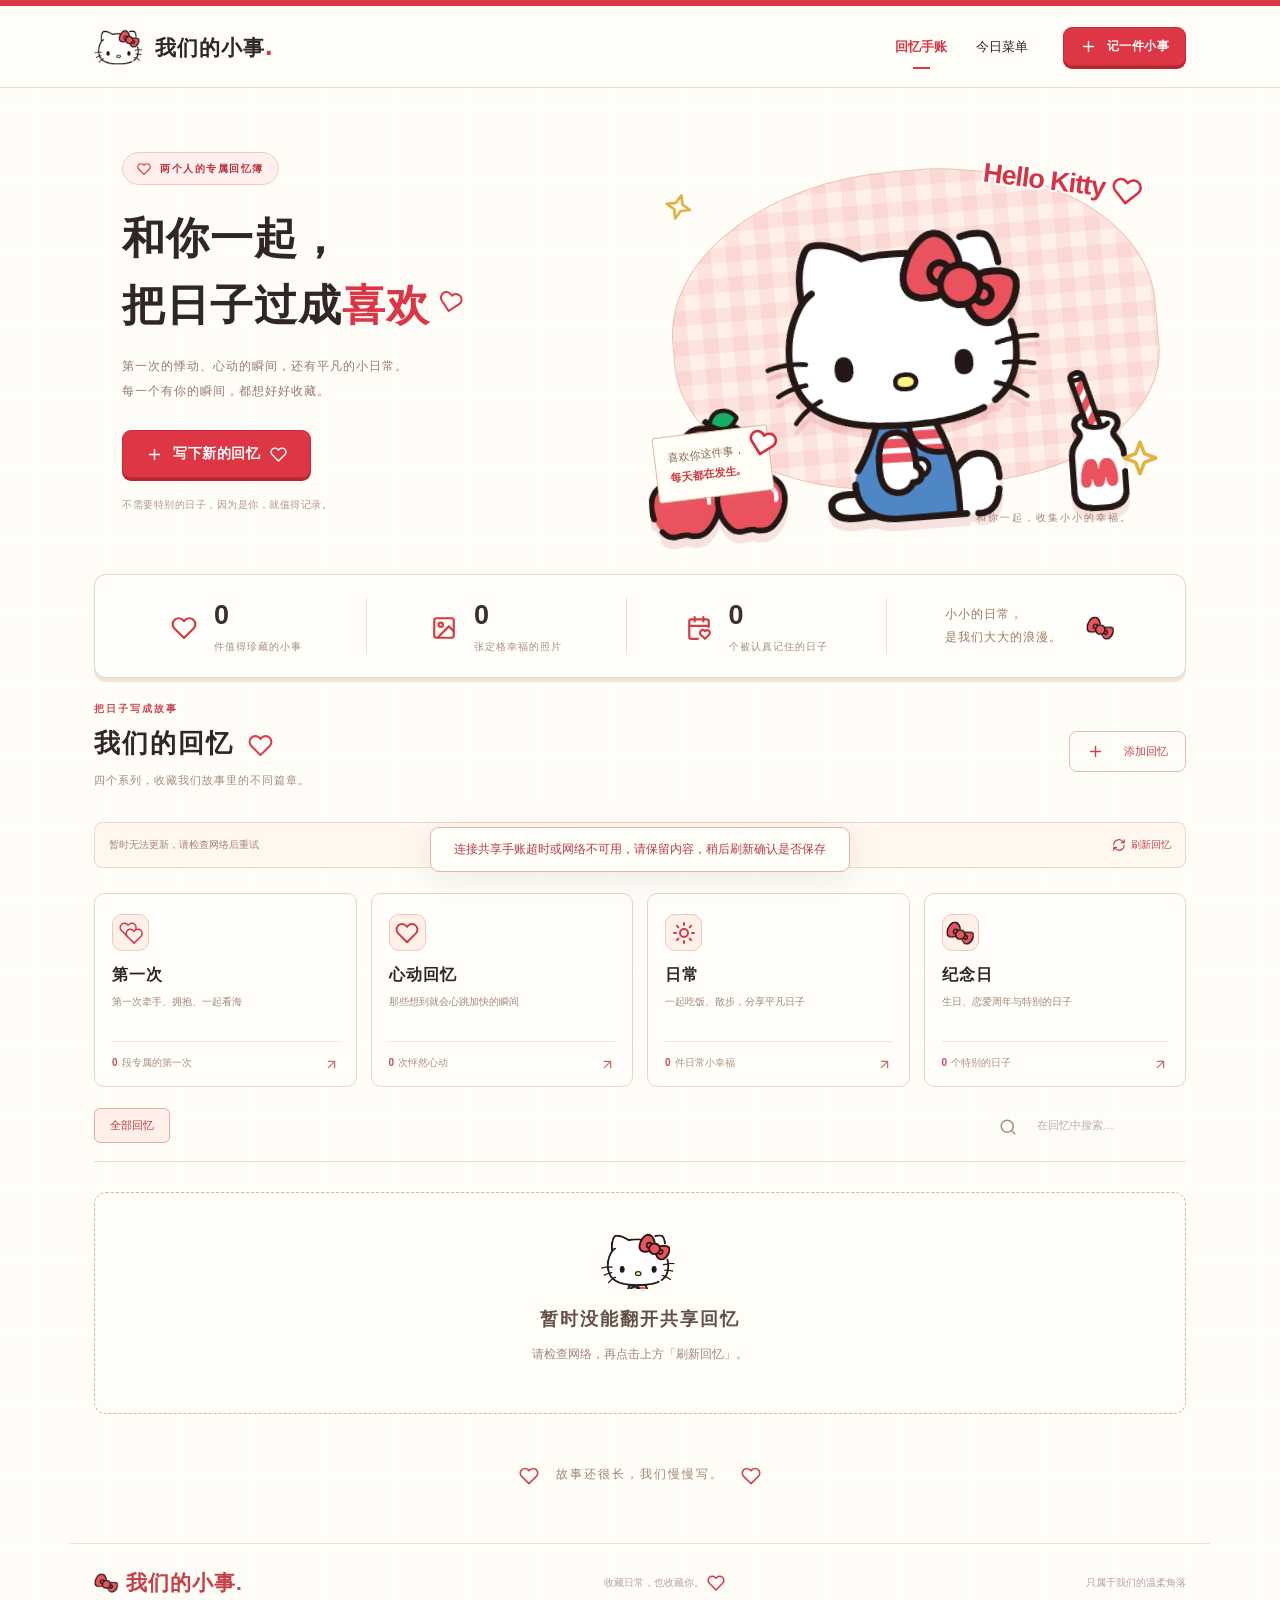
<file: index.html>
<!doctype html>
<html lang="zh-CN">
<head><meta charset="UTF-8"><meta name="viewport" content="width=device-width,initial-scale=1"><meta name="theme-color" content="#fffdf8"><title>我们的小事 · 恋爱手账</title><link rel="icon" href="favicon.ico?v=kitty-20261028-1" sizes="any"><link rel="icon" type="image/png" sizes="64x64" href="favicon.png?v=kitty-20261028-1"><link rel="apple-touch-icon" sizes="180x180" href="apple-touch-icon.png?v=kitty-20261028-1"><link rel="stylesheet" href="style.css?v=heart-20261028-2"><link rel="preload" as="image" href="entrance-art/kitty-classic.png?v=polish-20261028-1"><link rel="preload" as="image" href="entrance-art/kitty-melody.png?v=polish-20261028-1"><link rel="preload" as="image" href="entrance-art/kitty-hibiscus.png?v=polish-20261028-1"><link rel="preload" as="image" href="entrance-art/kitty-hula.png?v=polish-20261028-1"><link rel="preload" as="image" href="entrance-art/kitty-teddy.png?v=polish-20261028-1"><link rel="preload" as="image" href="entrance-art/kitty-parasol.png?v=polish-20261028-1"><link rel="preload" as="image" href="entrance-art/kitty-surf.png?v=polish-20261028-1"><link rel="preload" as="image" href="entrance-art/kitty-leap.png?v=polish-20261028-1"><link rel="preload" as="image" href="entrance-art/kitty-flower.png?v=polish-20261028-1"><link rel="preload" as="image" href="entrance-art/kitty-summer.png?v=polish-20261028-1"><link rel="preload" as="image" href="entrance-art/kitty-fan.png?v=polish-20261028-1"><link rel="preload" as="image" href="entrance-art/kitty-friends.png?v=polish-20261028-1"><link rel="preconnect" href="https://our-little-moments-api.netlify.app"><link rel="preconnect" href="https://raw.githubusercontent.com"></head>
<body>
<svg class="svg-defs" xmlns="http://www.w3.org/2000/svg"><defs><symbol id="kitty" viewBox="240 0 550 367"><image href="hello-kitty.png" width="1004" height="560"/></symbol><symbol id="icon-heart" viewBox="0 0 24 24"><path d="M20.84 4.61a5.5 5.5 0 0 0-7.78 0L12 5.67l-1.06-1.06a5.5 5.5 0 0 0-7.78 7.78L12 21.23l8.84-8.84a5.5 5.5 0 0 0 0-7.78Z"/></symbol><symbol id="icon-sun" viewBox="0 0 24 24"><circle cx="12" cy="12" r="4"/><path d="M12 2v2m0 16v2M2 12h2m16 0h2M4.93 4.93l1.42 1.42m11.3 11.3 1.42 1.42M4.93 19.07l1.42-1.42m11.3-11.3 1.42-1.42"/></symbol><symbol id="icon-image" viewBox="0 0 24 24"><rect width="18" height="18" x="3" y="3" rx="2"/><circle cx="9" cy="9" r="2"/><path d="m21 15-4.5-4.5L6 21"/></symbol><symbol id="icon-calendar-heart" viewBox="0 0 24 24"><path d="M8 2v4m8-4v4M3 10h18m-10 12H5a2 2 0 0 1-2-2V6a2 2 0 0 1 2-2h14a2 2 0 0 1 2 2v5"/><path d="M21.29 14.7a2.5 2.5 0 0 0-3.54 0l-.25.25-.25-.25a2.5 2.5 0 0 0-3.54 3.54L17.5 22l3.79-3.76a2.5 2.5 0 0 0 0-3.54Z"/></symbol><symbol id="icon-plus" viewBox="0 0 24 24"><path d="M12 5v14M5 12h14"/></symbol><symbol id="icon-search" viewBox="0 0 24 24"><circle cx="11" cy="11" r="8"/><path d="m21 21-4.3-4.3"/></symbol><symbol id="icon-refresh" viewBox="0 0 24 24"><path d="M3 12a9 9 0 0 1 15.36-6.36L21 8M21 3v5h-5M21 12a9 9 0 0 1-15.36 6.36L3 16M3 21v-5h5"/></symbol><symbol id="icon-x" viewBox="0 0 24 24"><path d="m18 6-12 12M6 6l12 12"/></symbol><symbol id="icon-map-pin" viewBox="0 0 24 24"><path d="M20 10c0 5-8 12-8 12S4 15 4 10a8 8 0 1 1 16 0Z"/><circle cx="12" cy="10" r="3"/></symbol><symbol id="icon-arrow-up-right" viewBox="0 0 24 24"><path d="M7 17 17 7M7 7h10v10"/></symbol><symbol id="icon-sparkles" viewBox="0 0 24 24"><path d="m12 3 2.5 6.5L21 12l-6.5 2.5L12 21l-2.5-6.5L3 12l6.5-2.5L12 3Z"/></symbol><symbol id="icon-hearts" viewBox="0 0 24 24"><g transform="translate(0 0) scale(.76)"><path d="M20.84 4.61a5.5 5.5 0 0 0-7.78 0L12 5.67l-1.06-1.06a5.5 5.5 0 0 0-7.78 7.78L12 21.23l8.84-8.84a5.5 5.5 0 0 0 0-7.78Z"/></g><g transform="translate(6 6) scale(.76)" class="heart-front"><path d="M20.84 4.61a5.5 5.5 0 0 0-7.78 0L12 5.67l-1.06-1.06a5.5 5.5 0 0 0-7.78 7.78L12 21.23l8.84-8.84a5.5 5.5 0 0 0 0-7.78Z"/></g></symbol><symbol id="icon-utensils" viewBox="0 0 24 24"><path d="M4 3v5a3 3 0 0 0 6 0V3M7 3v18M20 21V3c-4 0-5 5-5 8h5"/></symbol><symbol id="icon-drink" viewBox="0 0 24 24"><path d="M5 7h14l-2 14H7L5 7Zm7 0V3l5-2M6 12h12"/></symbol><symbol id="icon-minus" viewBox="0 0 24 24"><path d="M5 12h14"/></symbol><symbol id="icon-star" viewBox="0 0 24 24"><path d="m12 3 2.78 5.64 6.22.91-4.5 4.38 1.06 6.2L12 17.2l-5.56 2.93 1.06-6.2L3 9.55l6.22-.91L12 3Z"/></symbol></defs></svg>
<header class="topbar"><a href="#" class="brand"><svg viewBox="0 0 264 187" aria-hidden="true"><image href="kitty-head.png" width="264" height="187"/></svg><span>我们的小事<span class="brand-dot">.</span></span></a><nav><a class="nav-active" href="#memories" data-page-link="memories">回忆手账</a><a href="#menu" data-page-link="menu">今日菜单</a></nav><button class="primary small" id="top-add"><svg class="icon " aria-hidden="true" focusable="false"><use href="#icon-plus"/></svg> 记一件小事</button></header>
<main><div id="memories-page">
<section class="hero"><div class="hero-copy"><div class="eyebrow"><span class="mini-bow"><svg class="icon " aria-hidden="true" focusable="false"><use href="#icon-heart"/></svg></span> 两个人的专属回忆簿</div><h1>和你一起，<br>把日子过成<span class="pink">喜欢</span><span class="title-flower"><svg class="icon " aria-hidden="true" focusable="false"><use href="#icon-heart"/></svg></span></h1><p>第一次的悸动、心动的瞬间，还有平凡的小日常。<br>每一个有你的瞬间，都想好好收藏。</p><button id="hero-add" class="primary"><svg class="icon " aria-hidden="true" focusable="false"><use href="#icon-plus"/></svg> 写下新的回忆 <span><svg class="icon " aria-hidden="true" focusable="false"><use href="#icon-heart"/></svg></span></button><div class="hero-note">不需要特别的日子，因为是你，就值得记录。</div></div><div class="hero-art" aria-hidden="true"><div class="kitty-checker"></div><span class="kitty-label">Hello Kitty <span><svg class="icon " aria-hidden="true" focusable="false"><use href="#icon-heart"/></svg></span></span><span class="kitty-star star-left"><svg class="icon " aria-hidden="true" focusable="false"><use href="#icon-sparkles"/></svg></span><img class="classic-kitty" src="hello-kitty.png" alt=""><span class="kitty-star star-right"><svg class="icon " aria-hidden="true" focusable="false"><use href="#icon-sparkles"/></svg></span><div class="kitty-note">喜欢你这件事，<br><b>每天都在发生。</b><span><svg class="icon " aria-hidden="true" focusable="false"><use href="#icon-heart"/></svg></span></div><span class="kitty-caption">和你一起，收集小小的幸福。</span></div></section>
<section class="stats" aria-label="手账统计"><div><span class="stat-icon"><svg class="icon " aria-hidden="true" focusable="false"><use href="#icon-heart"/></svg></span><div><strong id="memory-count">0</strong><span>件值得珍藏的小事</span></div></div><div><span class="stat-icon"><svg class="icon " aria-hidden="true" focusable="false"><use href="#icon-image"/></svg></span><div><strong id="photo-count">0</strong><span>张定格幸福的照片</span></div></div><div><span class="stat-icon"><svg class="icon " aria-hidden="true" focusable="false"><use href="#icon-calendar-heart"/></svg></span><div><strong id="day-count">0</strong><span>个被认真记住的日子</span></div></div><div class="stat-message">小小的日常，<br>是我们大大的浪漫。<span><img class="bow-icon" src="kitty-bow.png" alt="" aria-hidden="true"></span></div></section>
<section id="love-days" class="love-days" aria-label="我们的纪念日" hidden></section>
<section id="memories" class="memory-section"><div class="section-heading"><div><div class="eyebrow">把日子写成故事</div><h2><span id="series-title">我们的回忆</span><span><svg class="icon " aria-hidden="true" focusable="false"><use href="#icon-heart"/></svg></span></h2><p id="series-description">四个系列，收藏我们故事里的不同篇章。</p></div><button id="section-add" class="outline"><svg class="icon " aria-hidden="true" focusable="false"><use href="#icon-plus"/></svg> 添加回忆</button></div><div class="shared-bar"><span id="sync-status" role="status">正在翻开我们的共享回忆…</span><div><button id="sync-refresh" type="button"><svg class="icon " aria-hidden="true" focusable="false"><use href="#icon-refresh"/></svg> 刷新回忆</button></div></div><div id="local-migration" hidden><span id="local-migration-note"></span><button id="publish-local" type="button">发布本机回忆</button></div><div class="filters series-grid" role="group" aria-label="回忆系列">
<button class="series-card" data-filter="第一次" aria-pressed="false"><span class="series-icon"><svg class="icon " aria-hidden="true" focusable="false"><use href="#icon-hearts"/></svg></span><span class="series-name">第一次</span><span class="series-detail">第一次牵手、拥抱、一起看海</span><span class="series-total"><b data-series-count="第一次">0</b> 段专属的第一次 <span><svg class="icon " aria-hidden="true" focusable="false"><use href="#icon-arrow-up-right"/></svg></span></span></button>
<button class="series-card" data-filter="心动回忆" aria-pressed="false"><span class="series-icon"><svg class="icon " aria-hidden="true" focusable="false"><use href="#icon-heart"/></svg></span><span class="series-name">心动回忆</span><span class="series-detail">那些想到就会心跳加快的瞬间</span><span class="series-total"><b data-series-count="心动回忆">0</b> 次怦然心动 <span><svg class="icon " aria-hidden="true" focusable="false"><use href="#icon-arrow-up-right"/></svg></span></span></button>
<button class="series-card" data-filter="日常" aria-pressed="false"><span class="series-icon"><svg class="icon " aria-hidden="true" focusable="false"><use href="#icon-sun"/></svg></span><span class="series-name">日常</span><span class="series-detail">一起吃饭、散步，分享平凡日子</span><span class="series-total"><b data-series-count="日常">0</b> 件日常小幸福 <span><svg class="icon " aria-hidden="true" focusable="false"><use href="#icon-arrow-up-right"/></svg></span></span></button>
<button class="series-card" data-filter="纪念日" aria-pressed="false"><span class="series-icon"><img class="bow-icon" src="kitty-bow.png" alt="" aria-hidden="true"></span><span class="series-name">纪念日</span><span class="series-detail">生日、恋爱周年与特别的日子</span><span class="series-total"><b data-series-count="纪念日">0</b> 个特别的日子 <span><svg class="icon " aria-hidden="true" focusable="false"><use href="#icon-arrow-up-right"/></svg></span></span></button>
</div><div class="filter-bar"><button class="all-series active" data-filter="全部" aria-pressed="true">全部回忆</button><label class="search"><span><svg class="icon " aria-hidden="true" focusable="false"><use href="#icon-search"/></svg></span><input id="search" placeholder="在回忆中搜索…" aria-label="搜索回忆"></label></div><div id="memory-list"></div><div class="bottom-note"><span><svg class="icon " aria-hidden="true" focusable="false"><use href="#icon-heart"/></svg></span> 故事还很长，我们慢慢写。<span><svg class="icon " aria-hidden="true" focusable="false"><use href="#icon-heart"/></svg></span></div></section>
</div>
<section id="menu-page" class="menu-page" aria-labelledby="menu-heading" hidden>
<div class="menu-intro"><div><span class="eyebrow">只接待最喜欢的你</span><h1 id="menu-heading">今天，想吃点<span class="pink">什么？</span></h1><p>你负责点菜，我们一起把这一顿安排好。</p></div><div class="menu-mascot" aria-hidden="true"><svg><use href="#kitty"/></svg><span>我们的小餐厅</span></div></div>
<div class="menu-page-bar" id="menu-page-bar"><div class="menu-tabs" role="group" aria-label="菜单页面"><button type="button" data-menu-view="choose" aria-pressed="true">开始点菜</button><button type="button" data-menu-view="orders" aria-pressed="false">点单记录 <span id="order-pending-count">0</span></button><button type="button" data-menu-view="ranking" aria-pressed="false">心头好榜</button></div><button type="button" id="menu-refresh" class="text-button">刷新菜单</button></div>
<p id="menu-sync" class="menu-sync" role="status"></p>
<div id="menu-choose"><div class="dining-modes" role="group" aria-label="这顿怎么吃"><button type="button" data-dining-mode="home" aria-pressed="true"><svg class="icon" aria-hidden="true"><use href="#icon-utensils"/></svg><span>在家吃<small>从我们的菜谱里选</small></span></button><button type="button" data-dining-mode="outside" aria-pressed="false"><svg class="icon" aria-hidden="true"><use href="#icon-map-pin"/></svg><span>外出吃<small>把想去的餐厅告诉你</small></span></button></div>
<div id="home-dining" class="menu-layout"><div class="dish-area"><div class="menu-section-title"><h2>我们的菜单</h2><div><button type="button" class="text-button" id="dish-manage" aria-pressed="false">管理菜谱</button><button type="button" class="outline small" id="dish-add">添加菜品</button></div></div><div id="dish-categories" class="dish-categories" role="group" aria-label="菜品分类"></div><div id="dish-list" class="dish-list"></div></div>
<aside class="menu-cart" id="menu-cart" aria-labelledby="cart-heading"><div class="cart-heading"><h2 id="cart-heading">这顿想吃</h2><button type="button" class="icon-btn cart-close" id="cart-close" aria-label="收起已选菜单"><svg class="icon" aria-hidden="true"><use href="#icon-x"/></svg></button></div><div id="cart-items"></div><form id="home-order-form"><label>谁来点单<input id="home-who" maxlength="30" required placeholder="你的名字或昵称" autocomplete="nickname"></label><label>口味与小叮嘱<textarea id="home-note" maxlength="500" rows="3" placeholder="比如：少辣，想多加一点醋…"></textarea></label><button type="submit" id="home-submit" class="primary">就吃这些</button></form></aside></div>
<div id="outside-dining" class="outside-dining" hidden><div class="outside-copy"><span class="eyebrow">换个地方，好好吃饭</span><h2>这次，我们出去吃。</h2><p>是惦记很久的小店，<br>还是想和你一起试试的新味道？</p><svg aria-hidden="true"><use href="#kitty"/></svg></div><form id="outside-order-form"><label>谁来点单<input id="outside-who" maxlength="30" required placeholder="你的名字或昵称" autocomplete="nickname"></label><label>想去哪家店<input id="outside-restaurant" maxlength="80" required placeholder="餐厅名字，或想去的地方"></label><label>想吃什么<textarea id="outside-food" maxlength="1800" rows="4" required placeholder="一行写一样，比如：
寿喜锅
草莓气泡水"></textarea></label><label>给对方的小叮嘱<textarea id="outside-note" maxlength="500" rows="2" placeholder="比如：周五下班一起去，记得提前订位。"></textarea></label><p class="menu-form-note">这是我们之间的约饭单，不会向餐厅下单。</p><button type="submit" class="primary" id="outside-submit">这顿想和你一起吃</button></form></div></div>
<div id="menu-ranking" hidden><div class="ranking-heading"><span class="eyebrow">每一颗星，都是偏爱</span><h2>我们的心头好榜</h2><p>按我们的评分排序 · 同分并列</p></div><div id="menu-ranking-list"></div></div>
<div id="menu-orders" hidden><div class="menu-section-title"><h2>我们的点单记录</h2><span>从“想吃”到“吃过啦”</span></div><div class="order-filters" role="group" aria-label="筛选点单"><button type="button" data-order-filter="active" aria-pressed="true">待安排</button><button type="button" data-order-filter="all" aria-pressed="false">全部记录</button></div><div id="order-list"></div></div>
<div class="mobile-cartbar" id="mobile-cartbar" hidden><button type="button" id="cart-open" aria-haspopup="dialog"><svg class="icon" aria-hidden="true"><use href="#icon-utensils"/></svg><span id="cartbar-summary">还没选菜</span></button><button type="button" id="cart-checkout" class="primary">查看点单</button></div>
</section>
</main><footer><a class="brand footer-brand" href="#"><img class="bow-icon" src="kitty-bow.png" alt="" aria-hidden="true"> 我们的小事.</a><span>收藏日常，也收藏你。 <span class="pink"><svg class="icon " aria-hidden="true" focusable="false"><use href="#icon-heart"/></svg></span></span><span>只属于我们的温柔角落</span></footer>
<dialog id="cart-sheet" aria-labelledby="cart-heading"><div id="cart-sheet-slot"></div></dialog><div id="menu-feedback" role="status" aria-live="polite" hidden></div>
<dialog id="dish-editor" aria-labelledby="dish-editor-title"><form id="dish-form"><div class="modal-head"><div><div class="eyebrow">我们的小餐厅</div><h2 id="dish-editor-title">添加一道拿手菜</h2></div><button type="button" class="icon-btn" id="dish-editor-close" aria-label="关闭菜品编辑"><svg class="icon" aria-hidden="true"><use href="#icon-x"/></svg></button></div><label>菜品名字<input id="dish-name" required maxlength="60" placeholder="比如：番茄炒蛋"></label><label>放在哪一页<select id="dish-category"></select></label><label>这道菜的小介绍<textarea id="dish-description" maxlength="500" rows="3" placeholder="可以写口味、做法，或者为什么想做给对方吃。"></textarea></label><label>菜品照片 <span class="optional">（选填）</span><input type="file" id="dish-photo-input" accept="image/jpeg,image/png,image/webp"></label><div class="dish-photo-preview" id="dish-photo-preview" hidden><img id="dish-photo-preview-image" alt="菜品照片预览"><button type="button" class="text-button" id="dish-photo-remove">移除照片</button></div><p id="dish-form-status" class="menu-form-note" role="status"></p><div class="modal-actions"><button type="button" class="outline" id="dish-editor-cancel">先不写了</button><button type="submit" class="primary" id="dish-save">收进菜单</button></div></form></dialog>
<dialog id="memory-detail" aria-labelledby="detail-title"><div id="detail-content"></div></dialog>
<dialog id="editor" aria-labelledby="editor-title"><form id="memory-form"><div class="modal-head"><div><div class="eyebrow">收藏一个心动瞬间</div><h2 id="editor-title">记一件小事 <span class="pink"><svg class="icon " aria-hidden="true" focusable="false"><use href="#icon-heart"/></svg></span></h2></div><button type="button" class="icon-btn" id="editor-close" aria-label="关闭"><svg class="icon " aria-hidden="true" focusable="false"><use href="#icon-x"/></svg></button></div><label>给这段回忆起个名字 <input id="event-title" required maxlength="80" placeholder="比如：第一次一起看海"></label><div class="form-row"><label>发生的日子<input id="event-date" type="date" required></label><label>收进哪个系列<select id="event-category"><option value="第一次">第一次</option><option value="心动回忆">心动回忆</option><option value="日常" selected>日常</option><option value="纪念日">纪念日</option></select></label></div><label>那天的故事<textarea id="event-body" rows="4" maxlength="10000" placeholder="记下当时的心情，还有那些不想忘记的小细节…"></textarea></label><label>在哪里 <span class="optional">（选填）</span><input id="event-place" maxlength="100" placeholder="某个城市，或你们的小小秘密基地"></label><label>把照片也收藏进来 <span class="optional">（最多 12 张）</span><span class="upload-area"><span><svg class="icon " aria-hidden="true" focusable="false"><use href="#icon-plus"/></svg></span> 点击选择照片，留住这一刻<input id="event-photos" type="file" accept="image/jpeg,image/png,image/webp,image/gif" multiple></span></label><div id="photo-preview" class="photo-preview"></div><p class="storage-note">保存后公开到我们的共享手账，两边打开网站就能看见。</p><p id="save-status" class="storage-note" role="status" hidden></p><div class="modal-actions"><button type="button" class="outline" id="editor-cancel">先不写了</button><button type="submit" class="primary" id="save-button">收藏这段回忆 <svg class="icon " aria-hidden="true" focusable="false"><use href="#icon-heart"/></svg></button></div></form></dialog>
<dialog id="viewer" aria-labelledby="viewer-title">
<div class="viewer-toolbar"><h2 id="viewer-title">回忆相册</h2><button class="icon-btn" id="viewer-close" aria-label="关闭相册"><svg class="icon" aria-hidden="true"><use href="#icon-x"/></svg></button></div>
<div class="viewer-controls"><span id="viewer-count" role="status"></span><div class="viewer-modes" role="group" aria-label="照片阅读方式"><button type="button" data-photo-mode="fit" aria-pressed="true">整图</button><button type="button" data-photo-mode="read" aria-pressed="false">长图阅读</button><button type="button" data-photo-mode="zoom" aria-pressed="false">放大</button></div></div>
<div id="viewer-stage" class="viewer-stage" tabindex="0" aria-label="照片区域，可滚动阅读"><img id="viewer-image" alt=""><p id="viewer-error" role="status" hidden>照片暂时无法加载，请切换照片后重试。</p></div>
<div class="viewer-bottom"><button type="button" id="viewer-prev" class="outline">上一张</button><span id="viewer-hint">左右滑动切换照片</span><button type="button" id="viewer-next" class="outline">下一张</button></div>
</dialog><div id="toast" role="status"></div><script type="module" src="app.js?v=polish-20261028-1"></script>
<script type="module" src="menu.js?v=polish-20261028-1"></script>
</body></html>
</file>
<file: style.css>
:root{--bg:#fffdf8;--ink:#302623;--muted:#9b837c;--pink:#dc3545;--line:#ecded4;--soft:#fff0ec;--serif:'PingFang SC','Microsoft YaHei',sans-serif}*{box-sizing:border-box}html{scroll-behavior:smooth}body{margin:0;background:var(--bg);color:var(--ink);font:14px -apple-system,BlinkMacSystemFont,'PingFang SC','Microsoft YaHei',sans-serif}button,input,textarea,select{font:inherit}button,a,input,textarea,select{-webkit-tap-highlight-color:transparent}button,a{touch-action:manipulation}button{cursor:pointer}a{color:inherit;text-decoration:none}button{transition:background .2s,transform .2s}button:hover{transform:translateY(-1px)}button:focus-visible,a:focus-visible{outline:3px solid #dca0af;outline-offset:4px}.svg-defs{position:absolute;width:0;height:0;overflow:hidden}.topbar{height:92px;max-width:1220px;margin:auto;padding:0 40px;display:flex;align-items:center;gap:48px;border-bottom:1px solid var(--line)}.brand{display:flex;align-items:center;font-family:var(--serif);font-size:22px;font-weight:700;letter-spacing:2px}.brand svg{width:46px;height:44px;margin-right:11px}.brand-dot{color:var(--pink)}nav{display:flex;gap:34px;margin-left:auto;align-items:center;font-size:13px}nav a{padding:35px 0}.nav-active{color:var(--pink);position:relative}.nav-active:after{position:absolute;content:'';bottom:22px;width:17px;height:2px;background:var(--pink);left:calc(50% - 8px)}.nav-link{border:0;background:none;color:var(--muted);padding:0}.nav-link span{margin-left:6px}.primary,.outline{border-radius:8px;padding:14px 23px;border:1px solid transparent;font-weight:500;display:inline-flex;align-items:center;justify-content:center;gap:20px}.primary{background:var(--pink);color:white;box-shadow:0 4px 10px #d97b8e12}.primary:hover{background:#c86c80}.small{padding:11px 16px;font-size:12px}.outline{background:transparent;border-color:#e8cdd3;color:#b77485}.outline:hover{background:#fbedef}main{max-width:1140px;margin:0 auto;padding:0 24px}.hero{display:grid;grid-template-columns:1.1fr 1fr;min-height:500px;padding:64px 38px 46px;align-items:center}.eyebrow{color:#b48b94;font-size:10px;letter-spacing:2.6px;font-weight:500}.hero .eyebrow{font-size:12px;letter-spacing:2px}.mini-bow{font-size:23px;vertical-align:middle;margin-right:10px;color:var(--pink)}h1{font-family:var(--serif);font-size:49px;line-height:1.5;letter-spacing:4px;font-weight:600;margin:20px 0 17px}.pink{color:var(--pink)}.title-flower{display:inline-block;vertical-align:top;font-family:serif;font-size:34px;color:#e1a2ad;margin-left:8px}.hero p{font-size:13px;color:#9c858b;line-height:2;margin:0 0 26px;letter-spacing:1px}.hero-note{font-size:10px;color:#b59da3;margin-top:20px;letter-spacing:.8px}.stats{border:1px solid var(--line);border-radius:12px;background:#fffdfc;display:grid;grid-template-columns:repeat(3,1fr) 1.1fr;padding:26px 12px;margin:8px 0 69px}.stats>div{display:flex;gap:17px;align-items:center;justify-content:center;border-right:1px solid var(--line)}.stat-icon{font-size:29px;color:#d495a4;font-weight:300}.stats strong{display:block;font-family:var(--serif);font-size:26px;font-weight:500;line-height:1.3}.stats div div>span{font-size:10px;color:#b099a0;display:block;margin-top:7px;letter-spacing:1px}.stats .stat-message{border:0;font-family:var(--serif);font-size:12px;line-height:1.9;letter-spacing:1px;color:#ab8b94}.stat-message>span{font-size:32px;color:#d693a3;margin-left:7px}.section-heading{display:flex;align-items:center;justify-content:space-between}h2{font-family:var(--serif);font-size:27px;font-weight:600;letter-spacing:2px;margin:10px 0}.section-heading h2 span{color:#dc9bab;font-family:serif;font-weight:400;margin-left:14px}.section-heading p{font-size:11px;letter-spacing:1px;color:var(--muted);margin:12px 0}.section-heading .outline{font-size:11px;padding:11px 17px}.filter-bar{margin:27px 0 30px;padding-bottom:18px;border-bottom:1px solid var(--line);display:flex;justify-content:space-between;gap:16px}.filters{display:flex;gap:9px;flex-wrap:wrap}.filters button{border:0;border-radius:6px;background:none;color:#a18991;padding:9px 15px;font-size:11px;white-space:nowrap}.filters .active{background:#f6e4e8;color:#be7084}.search{display:flex;align-items:center;gap:9px;max-width:190px;color:#b8a0a6}.search span{font-size:23px}.search input{border:0;outline:none;background:none;width:100%;font-size:11px;color:var(--ink)}input::placeholder,textarea::placeholder{color:#bda9af}.empty{border:1px dashed #e5cfd5;border-radius:12px;text-align:center;padding:50px 20px 44px;background:linear-gradient(130deg,#fffdfc,#fff6f7)}.empty svg{width:83px;height:76px;opacity:.85}.empty h3{font-family:var(--serif);font-size:19px;letter-spacing:2px;font-weight:500;margin:15px 0 10px}.empty p{color:#ac939b;font-size:12px;line-height:1.9}.empty button{margin-top:14px;font-size:12px}.month-title{font-family:var(--serif);font-size:17px;display:flex;align-items:center;gap:13px;margin:30px 0 20px}.month-title span{font-family:system-ui;font-size:10px;letter-spacing:1px;color:#bba5ab}.cards{display:grid;grid-template-columns:repeat(3,minmax(0,1fr));gap:22px}.memory-card{background:#fffdfc;border:1px solid var(--line);border-radius:10px;overflow:hidden;transition:transform .2s,box-shadow .2s}.memory-card:hover{transform:translateY(-3px);box-shadow:0 9px 22px #9e758a10}.card-picture{position:relative;height:210px;background:#f5e9e9;display:flex;align-items:center;justify-content:center;overflow:hidden}.card-picture img{width:100%;height:100%;object-fit:cover;cursor:zoom-in}.no-photo{background:repeating-linear-gradient(0deg,transparent,transparent 23px,#dca4b415 23px,#dca4b415 24px),#f9eef0}.no-photo svg{width:88px;height:80px;opacity:.7;transform:rotate(-7deg)}.photo-badge{position:absolute;bottom:10px;right:10px;border-radius:4px;background:#fffdfce8;padding:4px 8px;color:#967d85;font-size:10px}.card-content{padding:19px 20px 14px}.card-meta{display:flex;justify-content:space-between;font-size:10px;color:#b49aa2;gap:6px;align-items:center}.category{background:#f9e9ed;color:#bd7a8d;border-radius:4px;padding:4px 7px;font-size:10px}.memory-card h3{font-family:var(--serif);font-size:18px;line-height:1.7;font-weight:600;overflow-wrap:anywhere;margin:12px 0 8px}.card-body{font-size:12px;color:#9f8790;line-height:1.9;white-space:pre-wrap;overflow-wrap:anywhere;margin:0;display:-webkit-box;-webkit-line-clamp:4;-webkit-box-orient:vertical;overflow:hidden}.card-bottom{border-top:1px solid #f4e9ec;margin-top:16px;padding-top:11px;display:flex;align-items:center;justify-content:space-between;gap:5px}.place{font-size:10px;color:#b298a1;overflow:hidden;text-overflow:ellipsis;white-space:nowrap;max-width:65%}.card-actions{display:flex;gap:10px}.card-actions button{background:none;border:0;padding:3px 0;font-size:10px;color:#b28b98}.card-actions button:hover{color:#c45b77}.bottom-note{display:flex;align-items:center;justify-content:center;gap:17px;font-family:var(--serif);color:#bb9fa8;font-size:12px;letter-spacing:2px;padding:49px 0 57px}.bottom-note span{font-family:serif;color:#dba6b4;font-size:19px}footer{max-width:1140px;margin:0 auto;padding:25px 24px 30px;display:flex;justify-content:space-between;align-items:center;border-top:1px solid var(--line);font-size:10px;color:#b69ea5}.footer-brand{font-size:14px;letter-spacing:1px;color:#a7808d}dialog{border:1px solid var(--line);border-radius:17px;padding:30px;width:min(580px,calc(100% - 28px));max-height:90dvh;overflow:auto;color:var(--ink);background:#fffafa;box-shadow:0 20px 100px #67475320}dialog::backdrop{background:#4b303b60;backdrop-filter:blur(5px)}.modal-head{display:flex;align-items:flex-start;justify-content:space-between;margin-bottom:20px}.modal-head h2{font-size:24px}.icon-btn{background:none;border:0;font-size:28px;color:#af8d99;padding:0 5px}.modal-head .eyebrow{font-size:9px}form>label,.form-row>label{display:flex;flex-direction:column;gap:9px;font-size:12px;margin-bottom:18px}input,textarea,select{border:1px solid #e7d7dc;border-radius:7px;background:#fffdfd;padding:11px;color:var(--ink);min-width:0;width:100%;outline-color:#da9caf}textarea{resize:vertical;line-height:1.8}.form-row{display:grid;grid-template-columns:1fr 1fr;gap:15px}.optional{color:#bca1ab;font-size:10px}.upload-area{position:relative;display:flex;align-items:center;justify-content:center;gap:10px;border:1px dashed #dfb7c4;background:#fff4f6;padding:22px 10px;border-radius:7px;color:#b88a9b;font-size:11px;cursor:pointer}.upload-area>span{font-size:23px}.upload-area input{position:absolute;inset:0;opacity:0;cursor:pointer}.photo-preview{display:flex;gap:9px;flex-wrap:wrap;margin-top:-7px}.preview-item{position:relative;width:74px;height:74px}.preview-item img{width:100%;height:100%;object-fit:cover;border-radius:6px}.preview-item button{position:absolute;right:-5px;top:-5px;border:1px solid #edc7d1;color:#af6f83;border-radius:50%;background:#fff;width:22px;height:22px;padding:0}.storage-note{font-size:10px;color:#b394a0;line-height:1.8}.modal-actions{display:flex;gap:10px;justify-content:flex-end;margin-top:22px}.modal-actions button{font-size:12px}#viewer{padding:0;background:transparent;border:0;box-shadow:none;width:auto;max-width:94vw;overflow:visible}#viewer-image{display:block;max-width:90vw;max-height:82dvh;border-radius:7px}#viewer-close{position:absolute;right:0;top:-35px;color:white}#toast{position:fixed;bottom:28px;left:50%;transform:translate(-50%,20px);padding:13px 23px;border:1px solid #e9cfd7;border-radius:9px;background:#fffcfc;box-shadow:0 6px 30px #83647820;color:#ac6d81;opacity:0;transition:opacity .2s,transform .2s;pointer-events:none;z-index:10;font-size:12px;width:max-content;max-width:90vw}#toast.show{opacity:1;transform:translate(-50%,0)}@media(min-width:1450px){.hero{padding-top:80px;padding-bottom:65px}}@media(max-width:850px){.topbar{padding:0 24px;gap:25px}.hero{padding:45px 15px;gap:0}.hero-art{margin-left:0;transform:scale(.85);transform-origin:center}h1{font-size:39px;letter-spacing:2px}.stats{margin-bottom:45px}.stats>div{gap:10px}.stat-icon{font-size:22px}.stats .stat-message{font-size:10px}.stat-message>span{font-size:23px}.cards{grid-template-columns:repeat(2,minmax(0,1fr))}.filter-bar{flex-direction:column}.search{max-width:100%;border:1px solid var(--line);padding:3px 10px;border-radius:6px}.search input{padding:8px}.hero-note{font-size:9px}}@media(max-width:580px){.topbar{height:74px;padding:0 18px;gap:12px}.brand{font-size:17px;letter-spacing:1px}.brand svg{width:34px;margin-right:6px}nav{gap:0}nav>a{display:none}.nav-link{font-size:10px}.topbar .small{display:none}main{padding:0 20px}.hero{padding:35px 6px 26px;grid-template-columns:1fr;min-height:auto}.hero-copy{text-align:center}.hero .eyebrow{font-size:10px}.mini-bow{font-size:20px}h1{font-size:37px;line-height:1.55;margin:15px 0}.hero p{font-size:12px;margin-bottom:20px}.hero-note{margin-top:14px}.hero-art{width:335px;max-width:100%;margin:15px auto -21px;height:340px;transform:scale(.83);transform-origin:center 30%}.paper{left:30px}.paper-back{left:46px}.spark-one{left:0}.art-heart{right:5px}.art-sticker{right:-5px}.art-caption{left:80px}.stats{grid-template-columns:repeat(3,1fr);padding:20px 5px;margin:0 0 40px}.stats>div{gap:7px}.stats>div:nth-child(3){border:0}.stats .stat-message{display:none}.stats strong{font-size:22px}.stats div div>span{font-size:8px;letter-spacing:0}.stat-icon{font-size:21px}.section-heading h2{font-size:24px}.section-heading .eyebrow{font-size:9px}.section-heading p{font-size:10px;letter-spacing:0}.section-heading .outline{padding:10px;font-size:10px}.filters{gap:3px}.filters button{padding:8px 9px;font-size:10px}.filter-bar{margin-top:20px;margin-bottom:22px}.cards{grid-template-columns:1fr;gap:20px}.card-picture{height:250px}.card-content{padding:20px}.bottom-note{font-size:10px;letter-spacing:1px;padding:35px 0}footer{margin:0 20px;padding:20px 0;gap:15px;flex-wrap:wrap}footer>span:last-child{display:none}dialog{padding:22px}.form-row{gap:10px}.modal-actions button{padding:12px 14px}.empty{padding:35px 15px}.empty h3{font-size:17px}}@media(prefers-reduced-motion:reduce){*{scroll-behavior:auto!important;transition:none!important}}

.nav-subtitle{color:#b49aa2;font-size:11px;letter-spacing:1px}.nav-subtitle:after{display:none}@media(max-width:580px){nav .nav-subtitle{display:block;padding:0;font-size:9px;letter-spacing:0}}

/* 经典红白配色与官方角色主视觉。 */
body{background-color:var(--bg);background-image:radial-gradient(#d9bcb633 .7px,transparent .7px);background-size:9px 9px}
.topbar{max-width:none;padding:0 max(32px,calc((100vw - 1092px)/2));background:#fffdf8;border-top:6px solid #dd3745;border-bottom:1px solid #e9dcd3;height:88px;gap:35px}
.brand{font-weight:800;letter-spacing:1px;font-size:21px}.brand svg{width:49px;height:42px;margin-right:12px}.brand-dot{font-size:27px}nav{gap:29px}.nav-active{font-weight:600}.nav-subtitle{color:#99827b}
.primary{background:#dd3745;border:1.5px solid #c82d3a;border-radius:9px;box-shadow:0 3px 0 #b92534;padding:14px 23px;font-weight:600;letter-spacing:.5px}.primary:hover{background:#c82d3a;box-shadow:0 2px 0 #a5202b}.small{padding:10px 16px;font-size:12px}
.hero{min-height:476px;padding:50px 28px 38px;grid-template-columns:1fr 1fr;gap:15px}.hero .eyebrow{display:inline-flex;align-items:center;gap:9px;background:#fff0ed;border:1px solid #f2c7bf;border-radius:30px;padding:8px 14px;font-size:10px;font-weight:600;letter-spacing:1.5px;color:#b83340}.mini-bow{font-size:13px;margin:0;color:#d93644}h1{font-size:43px;font-weight:800;line-height:1.55;letter-spacing:1px;margin:20px 0 15px}.title-flower{font-size:23px;margin:10px 0 0 9px;transform:rotate(12deg);color:#de3544}.hero p{color:#96796f;font-size:12px;line-height:2.1}.hero-note{color:#af968b;letter-spacing:.5px}
.hero-art{position:relative;isolation:isolate;width:100%;height:370px;margin:0}.kitty-checker{position:absolute;inset:23px 2px 30px 24px;background-color:#fff0e8;background-image:linear-gradient(90deg,#e64b5a14 50%,transparent 50%),linear-gradient(#e64b5a14 50%,transparent 50%);background-size:30px 30px;border:1px solid #edc1b4;border-radius:48% 48% 38% 45%;transform:rotate(-5deg)}.classic-kitty{position:absolute;z-index:2;width:105%;height:auto;left:-2%;top:82px;transform:rotate(-4deg);filter:drop-shadow(0 9px 0 #b92a3220)}.kitty-label{position:absolute;right:15px;top:15px;z-index:3;font-family:'Arial Rounded MT Bold',Arial,sans-serif;font-weight:900;font-size:27px;letter-spacing:-1px;color:#d73343;transform:rotate(7deg);text-shadow:2px 2px white,-2px -2px white,2px -2px white,-2px 2px white}.kitty-label span{font-family:serif;font-size:33px}.kitty-note{position:absolute;left:7px;bottom:20px;background:#fffdf6;border:1px solid #dbb99e;border-radius:3px;padding:12px 24px 12px 13px;color:#876a54;transform:rotate(-7deg);font-size:11px;line-height:1.8;z-index:4;box-shadow:3px 4px 0 #bd8c6f12}.kitty-note b{color:#cd3943;font-weight:600}.kitty-note>span{position:absolute;right:-10px;top:-15px;color:#d82e40;font-size:33px;transform:rotate(20deg);-webkit-text-stroke:3px #fffdf8}.kitty-star{position:absolute;color:#e2b241;z-index:3}.star-left{font-size:32px;left:15px;top:39px;transform:rotate(15deg)}.star-right{font-size:42px;right:-3px;bottom:38px}.kitty-caption{position:absolute;bottom:-8px;right:26px;color:#a48675;font-size:10px;letter-spacing:2px}
.stats{background:#fffefa;border:1px solid #e7d6c6;border-radius:12px;box-shadow:0 4px 0 #f0e4d7;padding:23px 12px;margin:10px 0 56px}.stat-icon{color:#d63b45;font-weight:500}.stats strong{font-weight:800;color:#3c3029;font-size:27px}.stats div div>span{color:#a78b7e}.stats .stat-message{color:#9b7863}.stat-message>span{font-size:25px}.eyebrow{color:#c94850;letter-spacing:2px;font-weight:600}.section-heading h2{font-weight:800;font-size:26px}.section-heading h2 span{color:#dd3949}.section-heading p{color:#a18a7e}.outline{border-color:#e8b8ad;color:#c8414d;border-radius:8px}.outline:hover{background:#fff0e9}.filters .active{background:#dd3745;color:#fff}.filters button{color:#a18279}.filter-bar{border-color:#eadbce}.search{color:#a78c81}.empty{background:#fffdf8;border:1px dashed #dbb49e;padding:36px 20px}.empty svg{width:78px;height:60px;opacity:1}.empty h3{font-weight:700;color:#635047;font-size:18px}.empty p{color:#a18677}.empty button{margin-top:8px}.month-title{font-weight:700}.category{background:#ffede6;color:#c3454c}.card-content{background:#fffefa}.memory-card{border-color:#e6d3c5}.no-photo{background-color:#fff1e8;background-image:linear-gradient(90deg,#e64b5a10 50%,transparent 50%),linear-gradient(#e64b5a10 50%,transparent 50%);background-size:25px 25px}.no-photo svg{opacity:1;width:107px;height:78px;transform:rotate(-8deg)}.card-meta{color:#b18e7b}.memory-card h3{font-weight:700}.card-body{color:#93796b}.card-actions button{color:#be6a62}.bottom-note{color:#a08473}.bottom-note span{color:#d3444d}.footer-brand{color:#c43f48}dialog{background:#fffdf8;border-color:#e8d5c6}.modal-head h2{font-weight:700}.upload-area{background:#fff3ec;border-color:#dfb1a3;color:#b57064}.icon-btn{color:#bd6c62}input,textarea,select{border-color:#e6d5c6;background:#fffefa;outline-color:#dc6e70}.storage-note{color:#a88d7c}#toast{background:#fffdf8;color:#b83b45;border-color:#e2b6a6}
@media(min-width:1450px){.hero{padding-top:58px;padding-bottom:44px}}@media(max-width:850px){.topbar{padding:0 24px;gap:25px}.hero{padding:40px 12px 34px;min-height:465px}.hero-art{transform:none;height:345px}h1{font-size:35px}.classic-kitty{top:88px;width:110%;left:-5%}.kitty-label{font-size:23px;right:4px;top:35px}.kitty-note{bottom:30px;font-size:10px}.kitty-checker{inset:50px 0 35px 5px}.kitty-caption{font-size:9px;letter-spacing:1px;right:10px}.star-left{left:-5px;top:59px}.star-right{right:-9px;bottom:50px}.stats{margin-bottom:45px}.stats .stat-message{font-size:10px}}
@media(max-width:580px){.topbar{padding:0 18px;height:76px;gap:12px}.brand{font-size:17px}.brand svg{width:40px;height:32px;margin-right:8px}.brand-dot{font-size:22px}.hero{grid-template-columns:1fr;min-height:auto;padding:30px 0 27px;gap:0}.hero .eyebrow{font-size:9px;padding:7px 13px}.hero-copy{text-align:center}h1{font-size:33px;letter-spacing:0;margin:17px 0 12px}.title-flower{font-size:18px;margin-top:8px}.hero p{font-size:11px;margin-bottom:21px}.hero-note{font-size:9px}.hero-art{width:100%;max-width:350px;height:285px;transform:none;margin:18px auto 0}.kitty-checker{inset:30px 10px 23px 14px}.classic-kitty{width:104%;left:-2%;top:61px}.kitty-label{font-size:22px;right:15px;top:12px}.kitty-note{font-size:9px;bottom:14px;left:5px;padding:8px 20px 8px 10px}.kitty-note>span{font-size:25px;right:-8px;top:-10px}.star-left{top:30px;left:2px;font-size:23px}.star-right{bottom:20px;right:0;font-size:29px}.kitty-caption{bottom:-8px;right:11px;font-size:8px}.stats{margin:7px 0 36px;padding:18px 4px}.stats strong{font-size:22px}.stats div div>span{font-size:8px}.section-heading h2{font-size:23px}.section-heading p{font-size:9px}.filters button{padding:8px 9px}.empty{padding:30px 13px}.empty h3{font-size:16px}.empty p{font-size:11px}.bottom-note{font-size:10px}nav .nav-subtitle{font-size:8px}}

/* 四个回忆系列共用相同的查看与记录入口。 */
.section-heading h2 #series-title{font:inherit;color:inherit;margin:0}.series-grid{display:grid;grid-template-columns:repeat(4,minmax(0,1fr));gap:14px;margin-top:25px}.filters .series-card{display:flex;flex-direction:column;align-items:flex-start;text-align:left;white-space:normal;padding:20px 17px 14px;background:#fffefa;border:1px solid #e7d6c6;border-radius:10px;color:var(--ink);min-width:0;transition:border-color .2s,background .2s,transform .2s}.series-icon{display:flex;align-items:center;justify-content:center;width:37px;height:37px;border:1px solid #f0c6be;border-radius:10px;background:#fff0e9;color:#ce3c48;font-size:25px;line-height:1;font-weight:600}.series-card:first-child .series-icon{font-size:17px;font-family:Georgia,serif}.series-card:nth-child(3) .series-icon{background:#fff5d9;border-color:#edddb1;color:#b78a23}.series-card:nth-child(4) .series-icon{font-size:21px}.series-name{display:block;font-size:16px;font-weight:700;margin-top:14px;letter-spacing:1px}.series-detail{display:block;font-size:10px;color:#a08676;line-height:1.8;margin-top:7px;min-height:36px}.series-total{display:flex;align-items:center;gap:4px;width:100%;font-size:10px;color:#ad8e7c;margin-top:12px;padding-top:12px;border-top:1px solid #f0e2d7}.series-total b{font-weight:600;color:#c84b4f}.series-total>span{margin-left:auto;color:#c86b66;font-size:15px}.filters .series-card:hover{border-color:#d8887e}.filters .series-card.active{border-color:#d8434b;background:#fff0e9;box-shadow:0 0 0 1px #d8434b}.series-card.active .series-name{color:#cb3543}.filter-bar{align-items:center;margin-top:21px}.all-series{border:1px solid #ead9cc;background:#fffefa;border-radius:6px;padding:9px 15px;color:#9d796a;font-size:11px;white-space:nowrap}.all-series.active{color:#c83a45;border-color:#e7aca5;background:#fff0e9}.filter-bar .search{margin-left:auto}.series-grid~.filter-bar{flex-direction:row}.series-card.active .series-icon{background:#dc3745;border-color:#dc3745;color:#fff}@media(max-width:850px){.series-grid{gap:10px}.filters .series-card{padding:17px 12px 12px}.series-detail{font-size:9px;min-height:34px}.series-name{font-size:15px}}@media(max-width:580px){.series-grid{grid-template-columns:repeat(2,minmax(0,1fr));gap:11px;margin-top:21px}.filters .series-card{padding:16px 13px 12px}.series-name{font-size:15px;margin-top:11px}.series-detail{font-size:9px;min-height:32px}.series-total{font-size:9px;margin-top:8px;padding-top:10px}.series-icon{width:33px;height:33px;font-size:23px}.series-grid~.filter-bar{gap:15px}.filter-bar .search{max-width:190px}.section-heading h2 #series-title{margin:0}}

.shared-bar{display:flex;justify-content:space-between;align-items:center;gap:12px;margin-top:22px;padding:12px 14px;border:1px solid #ead9cc;background:#fff8ef;border-radius:8px;font-size:10px;color:#a08676}.shared-bar>div{display:flex;gap:14px;flex-shrink:0}.shared-bar button,#publish-local{border:0;background:none;color:#bf4650;font-size:10px;padding:3px 0}.shared-bar button:disabled{opacity:.5;cursor:wait}#local-migration{border:1px solid #edd2b4;background:#fff6e8;padding:12px 14px;border-radius:7px;margin-top:10px;color:#997e67;font-size:11px}#local-migration[hidden]{display:none}#publish-local{margin-left:14px;text-decoration:underline}.connection-intro,.connection-steps{font-size:12px;color:#967b6e;line-height:1.9}.connection-steps{padding-left:20px}.connection-steps li{margin:9px 0}.connection-steps a{color:#c43c48;text-decoration:underline}.token-label{display:flex;flex-direction:column;gap:9px;margin-top:22px;font-size:12px}#connection-error{font-size:11px;line-height:1.8;color:#c73947}.card-actions button:disabled{opacity:.5;cursor:wait}@media(max-width:580px){.shared-bar{align-items:flex-start;flex-direction:column;gap:9px;font-size:9px}.shared-bar>div{gap:22px}.shared-bar button{font-size:10px}.connection-steps{font-size:11px}}


/* 图标统一使用圆角轮廓，蝴蝶结沿用经典角色素材。 */
.icon{display:inline-block;width:18px;height:18px;flex-shrink:0;vertical-align:middle;fill:none;stroke:currentColor;stroke-width:2;stroke-linecap:round;stroke-linejoin:round;overflow:visible}
.heart-front{fill:var(--icon-paper,var(--bg))}
.bow-icon{display:inline-block;width:27px;height:24px;object-fit:contain;vertical-align:middle;flex-shrink:0}
.series-icon .icon{width:24px;height:24px}.series-icon .bow-icon{width:29px;height:25px}
.series-icon{--icon-paper:#fff0e9}.series-card:nth-child(3) .series-icon{background:#fff0e9;border-color:#f0c6be;color:#ce3c48}
.series-card.active .series-icon{--icon-paper:#dc3745}.series-card.active:nth-child(3) .series-icon{background:#dc3745;border-color:#dc3745;color:#fff}
.series-total .icon{width:15px;height:15px}.search .icon{width:18px;height:18px}.stat-icon .icon{width:26px;height:26px}
.primary .icon,.outline .icon{width:17px;height:17px}.primary{gap:10px}.primary>span{display:inline-flex;align-items:center}
.primary .heart-front{fill:#dd3745}.primary:hover .heart-front{fill:#c82d3a}
.mini-bow .icon{width:14px;height:14px}.title-flower .icon{width:24px;height:24px}.kitty-label .icon{width:31px;height:31px}.kitty-star .icon{width:1em;height:1em}.kitty-note>span .icon{width:29px;height:29px;stroke-width:2.2;fill:#fffdf8}
.section-heading h2 span:has(>.icon){display:inline-flex;vertical-align:middle}.section-heading h2 .icon{width:25px;height:25px}
.stat-message .bow-icon{width:29px;height:25px}.footer-brand{gap:7px}.footer-brand .bow-icon{width:25px;height:22px}.bottom-note .icon{width:20px;height:20px}
.shared-bar button{display:inline-flex;align-items:center;gap:5px}.shared-bar .icon{width:14px;height:14px}
.category{display:inline-flex;align-items:center;gap:4px}.category .icon,.category .bow-icon{width:13px;height:13px}
.place .icon{width:12px;height:12px}.month-title>.icon{color:#d3444d;width:20px;height:20px}
.icon-btn{display:inline-flex;align-items:center;justify-content:center;width:28px;height:28px}.icon-btn .icon{width:22px;height:22px}
.preview-item button{display:flex;align-items:center;justify-content:center}.preview-item button .icon{width:13px;height:13px}
.upload-area>span{display:inline-flex;align-items:center}.upload-area .icon{width:23px;height:23px}.modal-head h2 .icon{width:23px;height:23px}
@media(max-width:580px){.stat-icon .icon{width:21px;height:21px}.series-icon .icon{width:22px;height:22px}.series-icon .bow-icon{width:26px;height:23px}.title-flower .icon{width:19px;height:19px}.kitty-note>span .icon{width:24px;height:24px}}

/* 先重温故事，再编辑；相册与长图共用一个阅读窗口。 */
.stats{margin-bottom:24px}.love-days{display:flex;align-items:center;justify-content:space-between;gap:28px;padding:26px 30px;margin:0 0 48px;border:1px solid #e9c6bd;border-radius:12px;background:linear-gradient(110deg,#fff0e9,#fffdf8);position:relative}.love-days[hidden]{display:none}.love-days h2{font-size:23px;letter-spacing:1px;margin:12px 0 8px}.love-days h2 strong{font-size:36px;color:var(--pink);padding:0 5px}.love-days p{font-size:12px;color:#947468;line-height:1.8;margin:0}.love-days .eyebrow{display:flex;align-items:center;gap:8px}.anniversary-count{text-align:right}.anniversary-count>.bow-icon{width:39px;height:32px;margin-bottom:8px}.anniversary-count p strong{color:var(--pink);font-size:22px}.text-button{border:0;background:none;padding:10px 0;color:#be3d49;font-size:12px}.text-button .icon{width:14px;height:14px}
button.card-picture{width:100%;padding:0;border:0;border-radius:0;color:var(--pink)}button.card-picture:hover{transform:none}.card-picture .long-preview{object-position:center top}.card-title{font:inherit;color:inherit;background:none;border:0;padding:0;text-align:left;overflow-wrap:anywhere}.card-title:hover{color:var(--pink);transform:none}.memory-card{cursor:pointer}.card-actions .icon{width:13px;height:13px}
#memory-detail{width:min(760px,calc(100% - 28px));padding:30px;overscroll-behavior:contain}#memory-detail .modal-head{gap:18px;border-bottom:1px solid var(--line);padding-bottom:18px}#detail-title{font-size:26px;letter-spacing:1px;line-height:1.5;overflow-wrap:anywhere;margin:12px 0}.detail-meta{font-size:12px;color:#9b7f70;line-height:1.8;margin:0;overflow-wrap:anywhere}.detail-story{font-size:15px;line-height:2;color:#6f584e;white-space:pre-wrap;overflow-wrap:anywhere;margin:24px 0 28px}.detail-album-heading{display:flex;align-items:center;justify-content:space-between;gap:12px;margin-bottom:13px}.detail-album-heading h3{font-size:15px;margin:0}.detail-album-heading span{font-size:11px;color:#a18577}.detail-photos{display:grid;grid-template-columns:repeat(2,minmax(0,1fr));gap:12px}.detail-photos button{position:relative;background:#f6ede7;border:1px solid var(--line);border-radius:8px;overflow:hidden;padding:0;aspect-ratio:4/3}.detail-photos button:only-child{grid-column:1/-1;aspect-ratio:auto;max-height:400px}.detail-photos img{width:100%;height:100%;object-fit:contain;display:block}.detail-photos button:only-child img{max-height:400px}.detail-photos button>span{position:absolute;right:8px;bottom:8px;background:#fffdf8ed;color:#95786b;border-radius:5px;font-size:11px;padding:4px 7px}.detail-footer{display:flex;align-items:center;justify-content:space-between;gap:12px;margin-top:24px;padding-top:18px;border-top:1px solid var(--line);font-size:11px;color:#a18577}.memory-more{position:relative}.memory-more summary{cursor:pointer;padding:10px 4px;color:#ae655e}.memory-more>div{display:flex;flex-direction:column;gap:4px;position:absolute;bottom:100%;right:0;min-width:130px;background:var(--bg);border:1px solid var(--line);border-radius:8px;padding:6px;box-shadow:0 5px 20px #6f584e15}.memory-more button{background:none;border:0;text-align:left;color:#9b6158;padding:12px;font-size:12px;border-radius:5px}.memory-more button:hover{background:#fff0e9}.memory-more button:disabled{opacity:.5;cursor:wait}
#viewer{width:min(1000px,calc(100% - 24px));max-width:1000px;height:min(880px,94dvh);max-height:94dvh;padding:0;border:1px solid #ead9cc;border-radius:12px;background:var(--bg);overflow:hidden;color:var(--ink);box-shadow:0 20px 100px #49352c55}#viewer[open]{display:flex;flex-direction:column}.viewer-toolbar{display:flex;justify-content:space-between;align-items:center;gap:16px;padding:14px 18px 10px;flex-shrink:0}.viewer-toolbar h2{font-size:16px;letter-spacing:0;margin:0;line-height:1.5;overflow:hidden;text-overflow:ellipsis;white-space:nowrap}#viewer-close{position:static;color:#bd6c62;flex-shrink:0;min-width:36px;min-height:36px}.viewer-controls{display:flex;justify-content:space-between;align-items:center;gap:12px;padding:0 18px 12px;color:#9b7f70;font-size:12px;flex-shrink:0}.viewer-modes{display:flex;gap:3px;border:1px solid var(--line);background:#fff6f0;border-radius:8px;padding:3px}.viewer-modes button{background:none;border:0;border-radius:5px;color:#9b7f70;padding:8px 12px;font-size:12px}.viewer-modes button[aria-pressed=true]{background:#dc3745;color:white}.viewer-stage{position:relative;flex:1;min-height:0;overflow:auto;background:#f1e9e3;overscroll-behavior:contain;touch-action:pan-y pinch-zoom;scrollbar-gutter:stable}.viewer-stage[data-mode=fit]{display:flex;align-items:center;justify-content:center;padding:12px}#viewer-image{display:block;max-width:100%;max-height:100%;width:auto;height:auto;object-fit:contain;border-radius:0;margin:0 auto}#viewer-image[hidden],#viewer-error[hidden]{display:none}.viewer-stage[data-mode=read] #viewer-image{width:100%;max-width:none;max-height:none;height:auto}.viewer-stage[data-mode=zoom]{touch-action:pan-x pan-y pinch-zoom}.viewer-stage[data-mode=zoom] #viewer-image{width:180%;max-width:none;max-height:none;height:auto;margin:0}#viewer-error{text-align:center;padding:24px;color:#a34444;font-size:13px}.viewer-bottom{display:flex;align-items:center;justify-content:space-between;gap:12px;padding:12px 18px;flex-shrink:0}.viewer-bottom .outline{padding:10px 16px;font-size:12px;min-height:42px}.viewer-bottom button:disabled{opacity:.35;cursor:default;transform:none}#viewer-hint{font-size:11px;color:#a18577;text-align:center}
@media(max-width:580px){.love-days{align-items:flex-start;flex-direction:column;gap:18px;padding:23px 20px;margin-bottom:32px}.love-days h2{font-size:20px}.love-days h2 strong{font-size:32px}.anniversary-count{text-align:left;display:grid;grid-template-columns:30px 1fr;column-gap:12px;align-items:center;width:100%;padding-top:15px;border-top:1px solid #ecd4c9}.anniversary-count>.bow-icon{width:29px;height:26px;margin:0;grid-row:1/3}.anniversary-count .text-button{text-align:left;padding:6px 0}.love-days p{font-size:11px}.stats{margin-bottom:18px}#memory-detail{padding:22px;max-height:92dvh}#detail-title{font-size:22px}.detail-story{font-size:14px}.detail-album-heading span{font-size:10px}.detail-photos{gap:8px}.detail-photos button{aspect-ratio:1}.detail-photos button:only-child{aspect-ratio:auto}.viewer-toolbar{padding:10px 12px 6px}.viewer-controls{padding:0 12px 10px}.viewer-modes button{padding:9px 10px}.viewer-bottom{padding:10px;gap:7px}.viewer-bottom .outline{padding:10px;min-width:62px}#viewer-hint{font-size:10px;line-height:1.6}#viewer{height:94dvh;width:calc(100% - 12px);border-radius:10px}.viewer-stage[data-mode=fit]{padding:5px}}

/* 今日菜单与回忆手账使用独立入口，沿用红白餐厅手账风格。 */
#memories-page[hidden],#menu-page[hidden],#menu-choose[hidden],#menu-orders[hidden],#home-dining[hidden],#outside-dining[hidden],#dish-photo-preview[hidden],#top-add[hidden]{display:none}.topbar nav a{white-space:nowrap}.menu-page{padding:36px 0 56px}.menu-intro{display:flex;align-items:center;justify-content:space-between;padding:20px 28px 30px;gap:24px}.menu-intro h1{font-size:37px;letter-spacing:1px;margin:13px 0}.menu-intro p{color:#9b7b6d;font-size:13px;line-height:1.9}.menu-mascot{display:flex;flex-direction:column;align-items:center;gap:10px;padding:12px 40px;border:1px solid #efd3c5;border-radius:44% 44% 15px 15px;background:repeating-linear-gradient(90deg,#fff5ed,#fff5ed 15px,#fce8e3 15px,#fce8e3 30px);transform:rotate(3deg)}.menu-mascot>svg{width:115px;height:83px}.menu-mascot>span{font-size:11px;letter-spacing:2px;color:#b34949;background:#fffdf8;padding:7px 12px;border-radius:5px}.menu-page-bar{display:flex;align-items:center;justify-content:space-between;border-bottom:1px solid var(--line);gap:12px}.menu-tabs{display:flex;gap:24px}.menu-tabs button{padding:15px 0;border:0;border-bottom:2px solid transparent;background:none;color:#9b7b6d;font-size:14px}.menu-tabs button[aria-pressed=true]{color:#c53c47;border-color:#c53c47;font-weight:700}.menu-tabs button span{font-size:10px;background:#fbe6df;padding:2px 6px;border-radius:20px;margin-left:3px}.menu-sync{font-size:11px;color:#a08375;line-height:1.8;min-height:20px;margin:14px 0 22px}.dining-modes{display:flex;gap:14px;margin:0 0 28px}.dining-modes>button{display:flex;align-items:center;gap:13px;text-align:left;background:#fffefa;border:1px solid var(--line);border-radius:10px;padding:16px 24px;min-width:200px;color:#947569}.dining-modes>button>.icon{width:25px;height:25px}.dining-modes>button span{font-weight:700;font-size:15px}.dining-modes small{display:block;font-size:10px;font-weight:400;margin-top:6px;color:#a88b7b}.dining-modes>button[aria-pressed=true]{background:#fff0e9;border-color:#d8434b;color:#ca3b46;box-shadow:0 0 0 1px #d8434b}.menu-layout{display:grid;grid-template-columns:minmax(0,1fr) 290px;gap:27px;align-items:start}.menu-section-title{display:flex;justify-content:space-between;align-items:center;gap:12px;margin-bottom:18px}.menu-section-title h2{font-size:22px;letter-spacing:1px;margin:0}.menu-section-title>div{display:flex;align-items:center;gap:13px}.menu-section-title>span{font-size:11px;color:#a88b7b}.menu-section-title .small{font-size:11px;padding:10px 12px}.dish-categories{display:flex;flex-wrap:wrap;gap:7px;margin-bottom:20px}.dish-categories button,.order-filters button{border:1px solid transparent;background:none;color:#a08070;border-radius:6px;font-size:11px;padding:9px 12px}.dish-categories button[aria-pressed=true],.order-filters button[aria-pressed=true]{border-color:#e9b5ab;background:#fff0e9;color:#c53c47}.dish-list{display:grid;grid-template-columns:repeat(2,minmax(0,1fr));gap:17px}.dish-card{border:1px solid #e7d6c6;background:#fffefa;border-radius:11px;overflow:hidden}.dish-picture{height:175px;position:relative;background:#f8eee6;overflow:hidden;display:flex;align-items:center;justify-content:center}.dish-picture>img{width:100%;height:100%;object-fit:cover}.dish-placeholder{display:flex;align-items:center;justify-content:center;color:#d2766c;background:#fff6ed;border:1px solid #efd9ca;width:78px;height:78px;border-radius:50%;transform:rotate(-8deg)}.dish-placeholder>.icon{width:35px;height:35px;stroke-width:1.5}.dish-category{position:absolute;top:10px;left:10px;color:#ad6b5c;background:#fffdf8e8;border-radius:4px;padding:4px 8px;font-size:10px}.dish-content{padding:17px}.dish-content h3{font-size:17px;margin:0 0 9px;overflow-wrap:anywhere}.dish-content>p{font-size:12px;color:#987a6c;line-height:1.9;min-height:45px;margin:0;white-space:pre-wrap;overflow-wrap:anywhere}.dish-bottom{display:flex;align-items:center;justify-content:space-between;gap:10px;margin-top:14px}.dish-bottom>span{font-size:10px;color:#b39281}.dish-select{display:flex;align-items:center;justify-content:center;border:1px solid #cd3540;border-radius:50%;width:34px;height:34px;background:#dc3745;color:white;flex-shrink:0}.dish-select>.icon{width:17px;height:17px}.dish-manage-actions{display:flex;justify-content:flex-end;gap:18px;border-top:1px solid var(--line);margin-top:13px;padding-top:10px}.dish-manage-actions>button{font-size:11px;border:0;background:none;color:#b65b53;padding:5px}.menu-cart{position:sticky;top:24px;background:#fff6ed;border:1px solid #e7cdbc;border-radius:12px;padding:23px 20px;box-shadow:0 4px 0 #f0e4d7}.cart-heading{padding-bottom:17px;border-bottom:1px dashed #dfc5b3}.cart-heading .eyebrow{font-size:9px;letter-spacing:1px}.cart-heading h2{font-size:23px;letter-spacing:2px;margin:10px 0 0}.cart-empty{padding:17px 0;color:#ae8f7a;font-size:12px;line-height:2}.cart-item{display:flex;justify-content:space-between;align-items:center;gap:12px;padding:15px 0;border-bottom:1px solid #ead8c9}.cart-item>span{font-size:12px;line-height:1.7;overflow-wrap:anywhere}.quantity{display:flex;align-items:center;gap:7px;flex-shrink:0}.quantity button{border:1px solid #e5c9b9;border-radius:5px;background:#fffdf8;color:#b85a50;display:flex;align-items:center;justify-content:center;width:27px;height:27px;padding:0}.quantity button:disabled{opacity:.35}.quantity .icon{width:12px;height:12px}.quantity b{font-size:12px;min-width:15px;text-align:center;font-weight:500}.cart-total{font-size:11px;color:#a0715b;text-align:right;margin:13px 0 22px}.menu-cart form>label,.outside-dining form>label{font-size:12px;color:#806451}.menu-cart input,.menu-cart textarea{background:#fffdf8;font-size:12px;padding:11px}.menu-cart form>.primary{width:100%;font-size:13px;margin-top:7px}.menu-form-note{font-size:11px;color:#ad8b76;line-height:1.9}.menu-page button:disabled,#dish-editor button:disabled{opacity:.5;cursor:wait}.outside-dining{display:grid;grid-template-columns:1fr 1fr;gap:48px;padding:35px 40px;background:#fff6ed;border:1px solid #e9d3c1;border-radius:12px}.outside-copy h2{font-size:28px;line-height:1.7;letter-spacing:1px;margin:17px 0}.outside-copy>p{font-size:13px;color:#9e7f6d;line-height:2.2}.outside-copy>svg{width:190px;height:150px;margin-top:25px;transform:rotate(-6deg)}.outside-dining form{padding-top:3px}.outside-dining form>.primary{width:100%;font-size:13px}.outside-dining input,.outside-dining textarea{font-size:13px}.order-filters{display:flex;gap:10px;margin:14px 0 20px}#order-list{display:grid;grid-template-columns:repeat(2,minmax(0,1fr));gap:20px}.order-card{background:#fffefa;border:1px solid #e7d6c6;border-radius:11px;padding:24px}.order-card-top{display:flex;justify-content:space-between;align-items:flex-start;gap:14px}.order-card h3{font-size:18px;line-height:1.7;margin:9px 0 6px;overflow-wrap:anywhere}.order-card time{font-size:10px;color:#ad8b76}.order-status{font-size:10px;border-radius:5px;padding:6px 8px;background:#fff1df;color:#b37b38;flex-shrink:0}.status-accepted{background:#ffede5;color:#c35245}.status-completed{background:#eaf0e4;color:#68835d}.status-cancelled{background:#f1ece6;color:#a09285}.order-items{padding:14px 0 0;list-style:none;margin:14px 0;border-top:1px dashed #e4cdbc}.order-items li{display:flex;justify-content:space-between;gap:15px;font-size:13px;line-height:1.8;margin:8px 0;color:#806451}.order-items li span{overflow-wrap:anywhere}.order-items b{font-size:12px;flex-shrink:0;font-weight:500;color:#ba6755}.order-note{padding:12px 14px;background:#fff4eb;border-radius:7px;color:#9a7968;font-size:12px;line-height:1.9;white-space:pre-wrap;overflow-wrap:anywhere}.order-actions{display:flex;gap:12px;align-items:center;flex-wrap:wrap;margin-top:20px}.order-actions>span{font-size:11px;color:#a88b7b}.order-actions .small{font-size:11px}.order-actions .text-button{font-size:11px}.menu-empty{grid-column:1/-1;text-align:center;border:1px dashed #e0bda6;border-radius:11px;background:#fffbf5;padding:40px 20px;color:#9b7b6d}.menu-empty>.icon{color:#cc7369;width:32px;height:32px}.menu-empty h3{font-size:17px;color:#735949;line-height:1.8;margin:16px 0 9px}.menu-empty p{font-size:12px;line-height:2}.menu-empty .outline{font-size:12px;margin-top:10px}.dish-photo-preview{display:flex;gap:17px;align-items:center}.dish-photo-preview img{width:100px;height:80px;object-fit:cover;border-radius:7px}#dish-form label input,#dish-form label textarea,#dish-form label select{font-size:13px}
@media(max-width:850px){.menu-layout{grid-template-columns:minmax(0,1fr) 255px;gap:17px}.dish-list{gap:12px}.dish-content{padding:13px}.dish-picture{height:145px}.dish-categories{gap:3px}.dish-categories button{padding:8px}.outside-dining{padding:28px;gap:25px}.menu-intro h1{font-size:31px}.menu-mascot{padding:12px 23px}.menu-section-title h2{font-size:20px}.menu-section-title>div{gap:8px}.menu-section-title .text-button{font-size:11px}}
@media(max-width:580px){.topbar nav{gap:14px}.topbar nav [data-page-link]{display:block;font-size:11px;padding:26px 0}.topbar nav .nav-subtitle{display:none}.topbar nav .nav-active:after{bottom:15px}.topbar{gap:10px;padding:0 16px}.brand{font-size:16px}.brand svg{width:33px;margin-right:6px}.menu-page{padding:20px 0 35px}.menu-intro{padding:15px 0 22px;gap:12px}.menu-intro .eyebrow{font-size:9px;letter-spacing:1px}.menu-intro h1{font-size:26px;letter-spacing:0;line-height:1.6;margin:12px 0}.menu-intro p{font-size:10px;line-height:1.9;max-width:210px}.menu-mascot{padding:9px 11px;gap:5px;flex-shrink:0}.menu-mascot>svg{width:64px;height:56px}.menu-mascot>span{font-size:8px;letter-spacing:0;padding:5px}.menu-tabs{gap:20px}.menu-tabs button{font-size:13px}.menu-page-bar>.text-button{font-size:11px}.menu-sync{font-size:10px;margin-bottom:18px}.dining-modes{gap:11px;margin-bottom:25px}.dining-modes>button{flex:1;min-width:0;padding:14px 12px;gap:9px}.dining-modes>button span{font-size:14px}.dining-modes small{font-size:9px}.dining-modes>button>.icon{width:20px;height:20px}.menu-layout{grid-template-columns:1fr;gap:25px}.menu-section-title h2{font-size:20px}.menu-cart{position:static;padding:22px}.dish-list{gap:11px}.dish-picture{height:145px}.dish-content{padding:13px}.dish-content h3{font-size:15px}.dish-content>p{font-size:11px;min-height:42px}.dish-bottom>span{font-size:9px}.dish-select{width:31px;height:31px}.dish-placeholder{width:62px;height:62px}.dish-placeholder>.icon{width:29px;height:29px}.dish-categories{gap:5px;flex-wrap:nowrap;overflow:auto;padding-bottom:5px;margin-bottom:15px;scrollbar-width:none}.dish-categories button{white-space:nowrap;flex-shrink:0;padding:9px 11px}.menu-cart form>label{font-size:13px}.menu-cart input,.menu-cart textarea{font-size:14px}.outside-dining{grid-template-columns:1fr;gap:15px;padding:23px 20px}.outside-copy h2{font-size:23px;margin:12px 0}.outside-copy>p{font-size:12px}.outside-copy>svg{display:none}.outside-dining input,.outside-dining textarea{font-size:14px}#order-list{grid-template-columns:1fr;gap:16px}.order-card{padding:20px}.order-card h3{font-size:17px}.order-card .eyebrow{font-size:9px}.order-status{font-size:9px}.menu-section-title>span{font-size:10px}.menu-empty{padding:30px 17px}.menu-empty h3{font-size:16px}}
@media(max-width:370px){.topbar nav{gap:9px}.topbar .brand{font-size:14px}.menu-intro h1{font-size:23px}.dish-picture{height:125px}.dish-bottom>span{max-width:70px;line-height:1.7}}

.menu-sync:empty,#menu-ranking[hidden]{display:none}.dish-rating{display:flex;flex-wrap:wrap;align-items:center;column-gap:8px;row-gap:4px;margin-top:12px;padding-top:10px;border-top:1px dashed #ebd9c8}.dish-rating>span{font-size:9px;color:#ae9080}.dish-rating>div{display:flex;align-items:center;gap:1px}.rating-star{display:flex;align-items:center;justify-content:center;min-width:24px;min-height:28px;padding:3px;border:0;background:none;color:#ddcaba}.rating-star .icon{width:18px;height:18px;stroke-width:1.7}.rating-star.rated{color:#dba24e}.rating-star.rated .icon{fill:#edc46f;stroke:#cd9851}.rating-star:hover{color:#c5893c;transform:scale(1.1)}.dish-rating>b{font-size:9px;font-weight:400;color:#a88a77;margin-left:auto}.ranking-heading{padding:18px 0 24px}.ranking-heading h2{font-size:27px;margin:13px 0}.ranking-heading p{font-size:12px;color:#a38978;line-height:1.8}#menu-ranking-list{display:grid;gap:13px;max-width:850px;margin:auto}.ranking-card{display:flex;align-items:center;gap:22px;padding:17px 22px;background:#fffefa;border:1px solid #e7d6c6;border-radius:11px}.ranking-top{background:linear-gradient(110deg,#fff5e7,#fffefa);border-color:#e8ccb0}.ranking-number{font-size:25px;letter-spacing:1px;color:#c3ac98;font-weight:700;width:34px;flex-shrink:0}.ranking-top .ranking-number{color:#c49056}.ranking-photo{width:95px;height:75px;border-radius:8px;overflow:hidden;background:#f8eee6;display:flex;align-items:center;justify-content:center;flex-shrink:0;color:#bf9677}.ranking-photo img{width:100%;height:100%;object-fit:cover}.ranking-copy{min-width:0}.ranking-copy>span{font-size:10px;color:#ad8f7c}.ranking-copy h3{font-size:18px;margin:8px 0;overflow-wrap:anywhere}.ranking-score{display:flex;align-items:center;gap:6px;margin-left:auto;color:#bd8b4b;flex-shrink:0}.ranking-score .icon{fill:#edc46f;stroke:#cd9851;width:19px;height:19px}.ranking-score strong{font-size:28px}.ranking-score>span{font-size:10px}
@media(max-width:580px){.dish-rating{column-gap:5px;row-gap:1px}.dish-rating>span{width:100%;font-size:9px}.rating-star{min-width:23px;min-height:30px;padding:2px}.rating-star .icon{width:18px;height:18px}.dish-rating>b{font-size:9px}.ranking-heading h2{font-size:23px}.ranking-heading p{font-size:11px}.ranking-card{padding:14px 13px;gap:11px}.ranking-number{font-size:21px;width:27px}.ranking-photo{width:66px;height:64px}.ranking-copy h3{font-size:15px}.ranking-copy>span{font-size:9px}.ranking-score{gap:4px}.ranking-score strong{font-size:23px}.ranking-score .icon{width:16px;height:16px}.menu-tabs{gap:16px}.menu-tabs button{font-size:12px}}

/* 菜单的操作反馈与手机点单抽屉。 */
.cart-heading{display:flex;align-items:center;justify-content:space-between;gap:12px}.cart-heading h2{margin:0}.cart-close,.mobile-cartbar{display:none}#menu-sync{display:none}.dish-select{width:auto;min-height:40px;padding:0 12px;gap:6px;border-radius:20px}.dish-select span{font-size:11px}.dish-bottom{justify-content:flex-end}.dish-bottom .quantity button{width:36px;height:36px}.dish-rating{flex-wrap:nowrap;gap:5px}.dish-rating>b{font-size:17px;font-weight:600;color:#b57c37;margin-left:3px}.rating-star{min-height:40px;min-width:27px;padding:3px}.dish-rating[aria-busy=true]{opacity:.55}.dish-rating[aria-busy=true]>b{font-size:0}.dish-rating[aria-busy=true]>b:after{content:'';display:block;width:13px;height:13px;border:2px solid #e9d2b5;border-top-color:#bd8747;border-radius:50%;animation:menu-saving .8s linear infinite}.dish-content>p:empty{display:none}.dish-picture>img,.ranking-photo img{object-fit:contain}#menu-feedback{position:fixed;z-index:50;bottom:calc(90px + env(safe-area-inset-bottom));left:50%;transform:translateX(-50%);width:max-content;max-width:calc(100vw - 32px);padding:13px 18px;background:#fffaf3;border:1px solid #e4c6b3;border-radius:12px;box-shadow:0 8px 35px #73534225;color:#8d5946;font-size:13px;line-height:1.7;pointer-events:none}@keyframes menu-saving{to{transform:rotate(360deg)}}
@media(max-width:580px){
.menu-page{padding-top:6px}.menu-intro{padding:12px 0 15px}.menu-intro h1{margin:6px 0}.menu-intro p{margin:5px 0}.menu-mascot>svg{width:53px;height:47px}.menu-page-bar{position:sticky;top:0;z-index:5;background:#fffaf4;padding:8px 0;margin-bottom:16px;min-height:54px}.menu-tabs{gap:13px}.menu-tabs button{min-height:40px;font-size:12px;padding:8px 0}.menu-page-bar>.text-button{font-size:10px;white-space:nowrap;padding:8px 0}.dining-modes{margin-bottom:20px}.dining-modes>button{min-height:64px}.menu-section-title{margin-bottom:10px}.menu-section-title .text-button,.menu-section-title .outline{min-height:44px}.dish-categories{position:sticky;top:70px;z-index:4;background:#fffaf4;padding:7px 0;margin-bottom:12px}.dish-categories button{min-height:40px;font-size:12px}.dish-list{grid-template-columns:1fr;gap:12px}.dish-card{display:grid;grid-template-columns:104px minmax(0,1fr);align-items:stretch}.dish-picture{height:100%;min-height:173px;background:#faf0e6}.dish-category{font-size:9px;top:8px;left:6px;padding:3px 5px}.dish-content{padding:12px 10px 10px;min-width:0}.dish-content h3{font-size:17px;margin:0 0 4px}.dish-content>p{font-size:11px;min-height:0;line-height:1.6;display:-webkit-box;-webkit-line-clamp:2;-webkit-box-orient:vertical;overflow:hidden}.dish-rating{padding-top:5px;margin-top:7px;gap:2px}.dish-rating>div{gap:0}.rating-star{width:27px;min-width:27px;min-height:40px;padding:3px}.rating-star .icon{width:20px;height:20px}.dish-rating>b{font-size:18px;margin-left:4px}.dish-bottom{margin-top:4px}.dish-select{min-height:40px;min-width:88px}.dish-bottom .quantity button{width:40px;height:40px}.quantity b{font-size:14px}.dish-manage-actions{margin-top:7px;padding-top:4px}.dish-manage-actions>button{min-height:40px;font-size:12px}#home-dining>.menu-cart{display:none}.menu-page.has-cartbar{padding-bottom:calc(100px + env(safe-area-inset-bottom))}.mobile-cartbar:not([hidden]){display:flex;position:fixed;z-index:9;bottom:0;left:0;right:0;align-items:center;gap:12px;padding:12px 20px calc(12px + env(safe-area-inset-bottom));border-top:1px solid #e7cdbc;background:#fffaf3;box-shadow:0 -4px 25px #7852390a}.mobile-cartbar>button{min-height:46px}.mobile-cartbar>button:first-child{display:flex;align-items:center;gap:9px;flex:1;border:0;background:none;color:#83604b;font-size:13px;text-align:left;padding:0}.mobile-cartbar>button:first-child .icon{width:23px;height:23px}.mobile-cartbar>.primary{font-size:13px;padding:12px 18px}.cart-close{display:flex;align-items:center;justify-content:center;width:44px;height:44px;flex-shrink:0}.cart-close .icon{width:23px;height:23px}#cart-sheet{position:fixed;inset:auto 0 0;margin:0;width:100%;max-width:none;max-height:88dvh;padding:0;border-radius:20px 20px 0 0;border-bottom:0;background:#fff6ed;overscroll-behavior:contain}#cart-sheet .menu-cart{position:static;display:block;border:0;box-shadow:none;padding:12px 20px calc(24px + env(safe-area-inset-bottom));border-radius:0}#cart-sheet .cart-heading{position:sticky;top:0;background:#fff6ed;z-index:1;padding:4px 0 12px}#cart-sheet .cart-heading h2{font-size:23px}#cart-sheet .quantity button{width:40px;height:40px}.cart-sheet-open{overflow:hidden}.menu-cart input,.menu-cart textarea,.outside-dining input,.outside-dining textarea,#dish-form label input,#dish-form label textarea,#dish-form label select{font-size:16px}.menu-cart form>.primary,.outside-dining form>.primary{min-height:48px}.cart-item>span{font-size:14px}.order-actions button{min-height:44px}.ranking-heading{padding-top:5px}.ranking-heading p{display:none}
}
@media(max-width:370px){.dish-card{grid-template-columns:84px minmax(0,1fr)}.dish-content{padding:10px 8px}.rating-star{width:25px;min-width:25px}.rating-star .icon{width:19px;height:19px}.menu-tabs{gap:9px}.menu-tabs button{font-size:11px}.menu-page-bar>.text-button{font-size:9px}.mobile-cartbar{padding-left:16px;padding-right:16px}}

/* 每颗星左右两侧分别对应半星、整星，保持五颗星的简洁外观。 */
.rating-cell{position:relative;display:block;width:27px;height:40px;flex-shrink:0}.rating-outline,.rating-fill{position:absolute;left:0;top:0;height:40px;display:flex;align-items:center;pointer-events:none}.rating-outline{width:100%;color:#ddcaba}.rating-fill{overflow:hidden;color:#cd9851}.rating-cell .icon{width:20px;height:20px;margin-left:3px;flex-shrink:0;stroke-width:1.7}.rating-fill .icon{fill:#edc46f;stroke:#cd9851}.rating-half{position:absolute;top:0;bottom:0;width:50%;min-width:0;padding:0;border:0;background:transparent;border-radius:3px}.rating-half-0{left:0}.rating-half-1{right:0}.rating-half:focus-visible{outline:2px solid #c98d48;outline-offset:1px}.rating-cell:has(.rating-half:focus-visible){background:#f9eedc}.rating-half:disabled{cursor:wait}
@media(max-width:370px){.rating-cell{width:25px}.rating-cell .icon{width:19px;height:19px}}

/* 分类图标沿用菜单的单色线条，随选中态一起变色。 */
.dish-categories button{display:inline-flex;align-items:center;justify-content:center;gap:6px}.dish-categories button>.icon{width:16px;height:16px;flex-shrink:0;stroke-width:1.7}
@media(max-width:580px){.dish-categories{gap:3px}.dish-categories button{gap:4px;padding-left:8px;padding-right:8px}.dish-categories button>.icon{width:15px;height:15px}}

/* 手机优先的轻动效：仅使用透明度和位移，不循环装饰或拖慢操作。 */
@media(prefers-reduced-motion:no-preference){
.dish-categories button,.dining-modes>button,.menu-tabs button,.filters .series-card,.all-series{transition:background-color .2s,color .2s,border-color .2s}
.dish-select,.quantity button,.rating-half,.primary,.outline{transition:background-color .18s,opacity .18s,transform .15s}
.dish-select:active,.quantity button:active,.primary:active,.outline:active{transform:scale(.96)}
.series-card:active .series-icon{transform:scale(.92)}.series-icon{transition:transform .18s}
dialog[open]{animation:gentle-dialog .24s cubic-bezier(.22,.7,.3,1)}
dialog[open]::backdrop{animation:gentle-backdrop .2s both}
#menu-feedback:not([hidden]){animation:gentle-feedback .2s both}
@media(max-width:580px){#cart-sheet[open]{animation:gentle-sheet .3s cubic-bezier(.22,.7,.3,1)}}
}
.motion-heart{position:fixed;display:block;width:18px;height:18px;z-index:60;pointer-events:none;color:#df5866}.motion-heart svg{width:100%;height:100%;fill:currentColor}
@keyframes gentle-dialog{from{opacity:0;transform:translateY(10px) scale(.985)}to{opacity:1;transform:translateY(0) scale(1)}}
@keyframes gentle-sheet{from{opacity:.5;transform:translateY(28px)}to{opacity:1;transform:translateY(0)}}
@keyframes gentle-backdrop{from{opacity:0}to{opacity:1}}
@keyframes gentle-feedback{from{opacity:0;transform:translate(-50%,6px)}to{opacity:1;transform:translate(-50%,0)}}
@media(prefers-reduced-motion:reduce){*,*::before,*::after{animation:none!important;transition:none!important;scroll-behavior:auto!important}.motion-heart{display:none}}

#series-title{display:inline-block}

@media(hover:none){.memory-card:hover{transform:none;box-shadow:none}}

/* 彩色 Kitty 聚在中央，再向四面八方散开；只使用位移、旋转和透明度。 */
.site-entrance{position:fixed;inset:0;z-index:80;overflow:hidden;pointer-events:none}
.entrance-glow{position:absolute;inset:0;background:radial-gradient(ellipse at center,#ffe9ec 0%,#fff8ee 65%,#fffdf8 100%)}
.entrance-center{position:absolute;left:50%;top:54%;transform:translate(-50%,-50%);text-align:center;color:#c84665;white-space:nowrap}
.entrance-center>img{display:block;width:42px;height:36px;object-fit:contain;margin:0 auto 12px}
.entrance-center>strong{display:block;font-size:clamp(21px,5.6vw,29px);font-weight:800;letter-spacing:2px}
.entrance-center>strong>span{display:block;font-size:23px;line-height:1.2;margin-top:9px;color:#e78398}
.entrance-kitties{position:absolute;left:50%;top:50%;width:0;height:0}
.entrance-kitty{position:absolute;left:0;top:0;display:block;height:auto;max-width:none;object-fit:contain;filter:drop-shadow(0 3px 0 #ffffffb3)}
@media(max-height:580px){.entrance-kitties{scale:.8}}
@media(prefers-reduced-motion:reduce){.site-entrance{display:none}}
</file>
